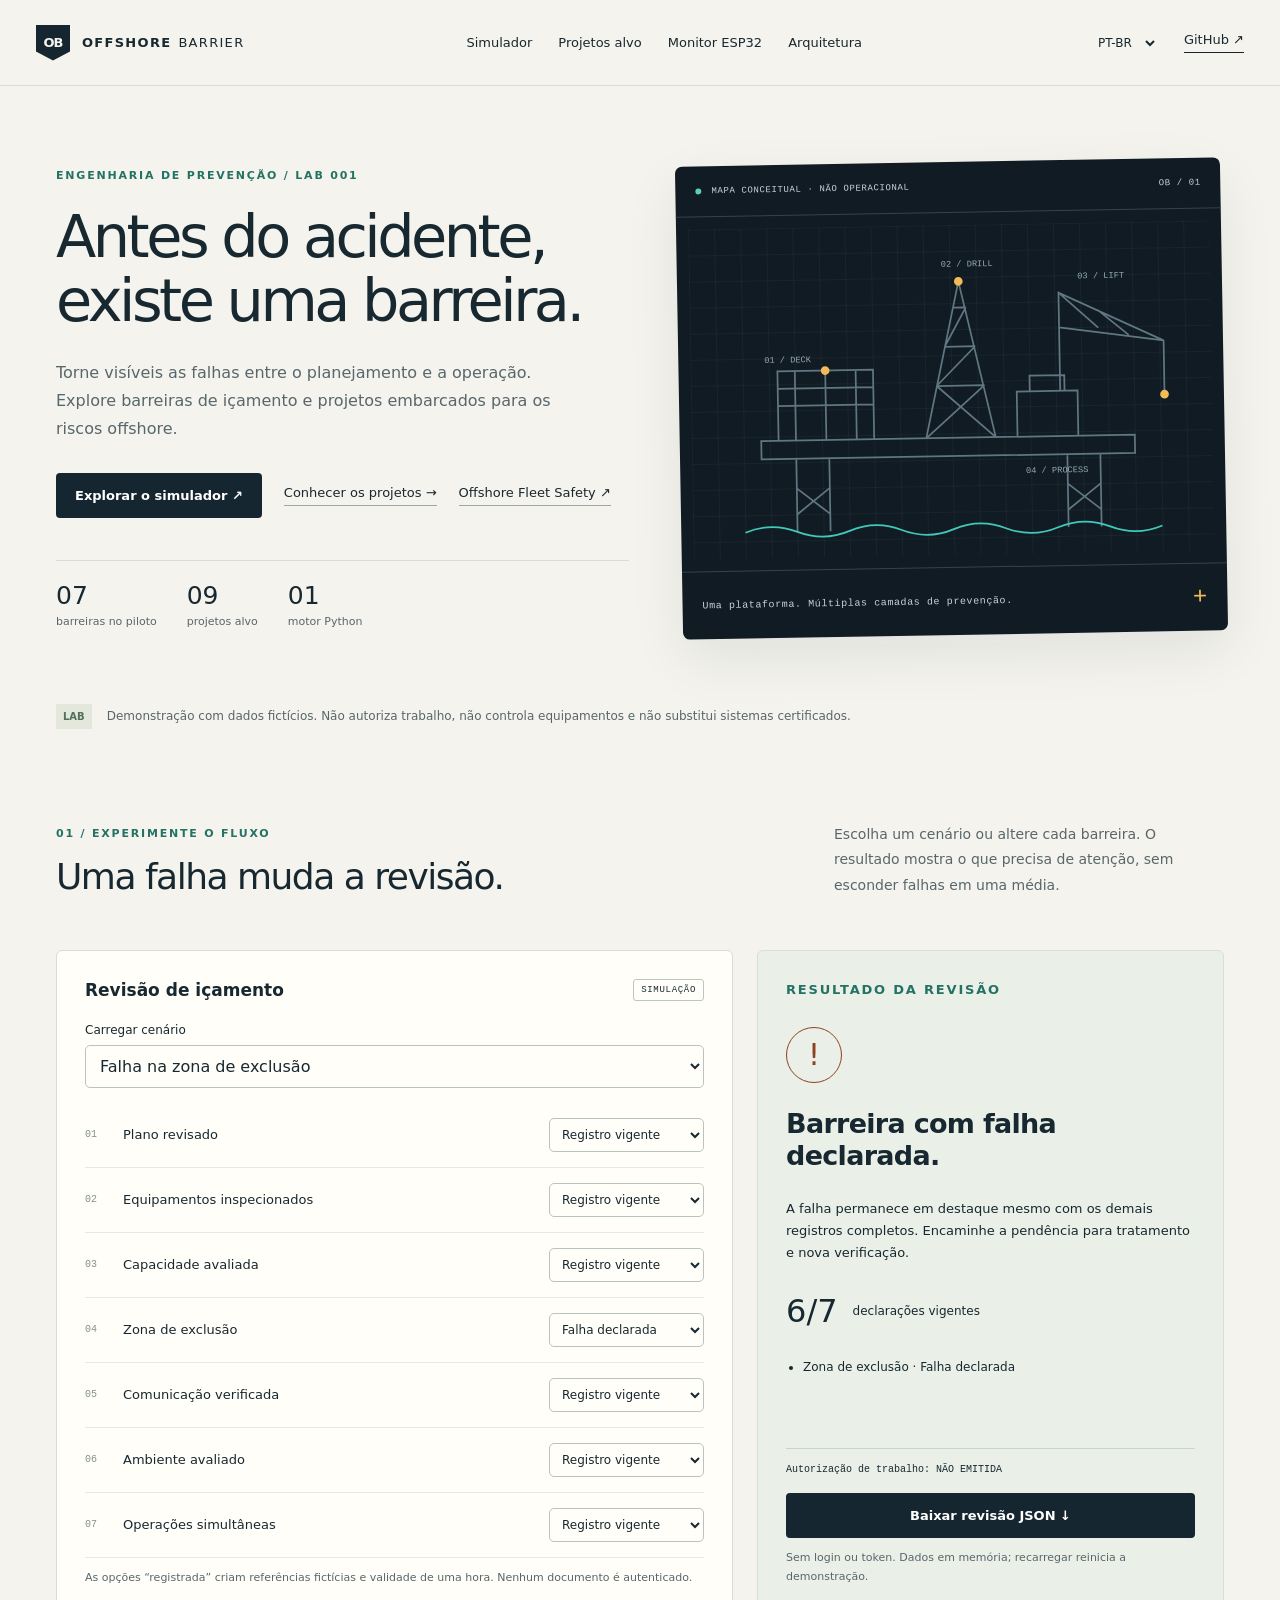
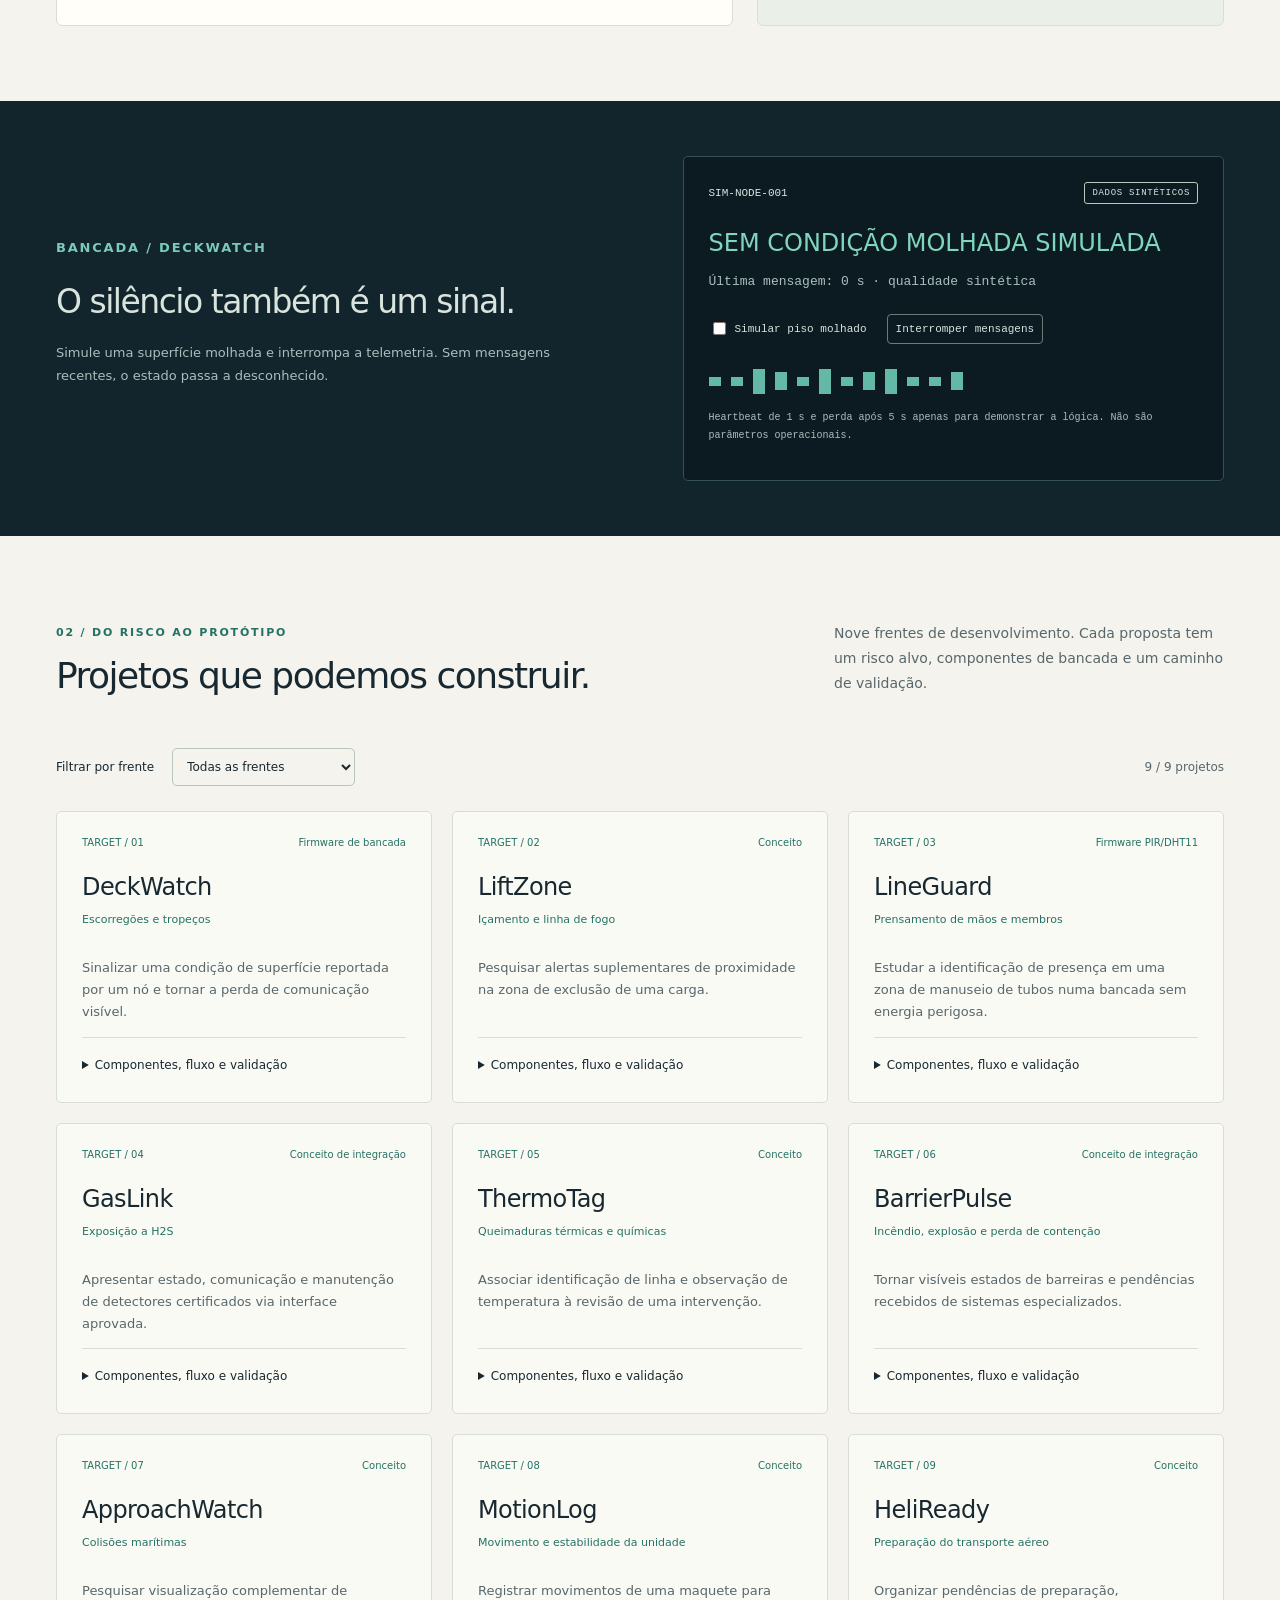
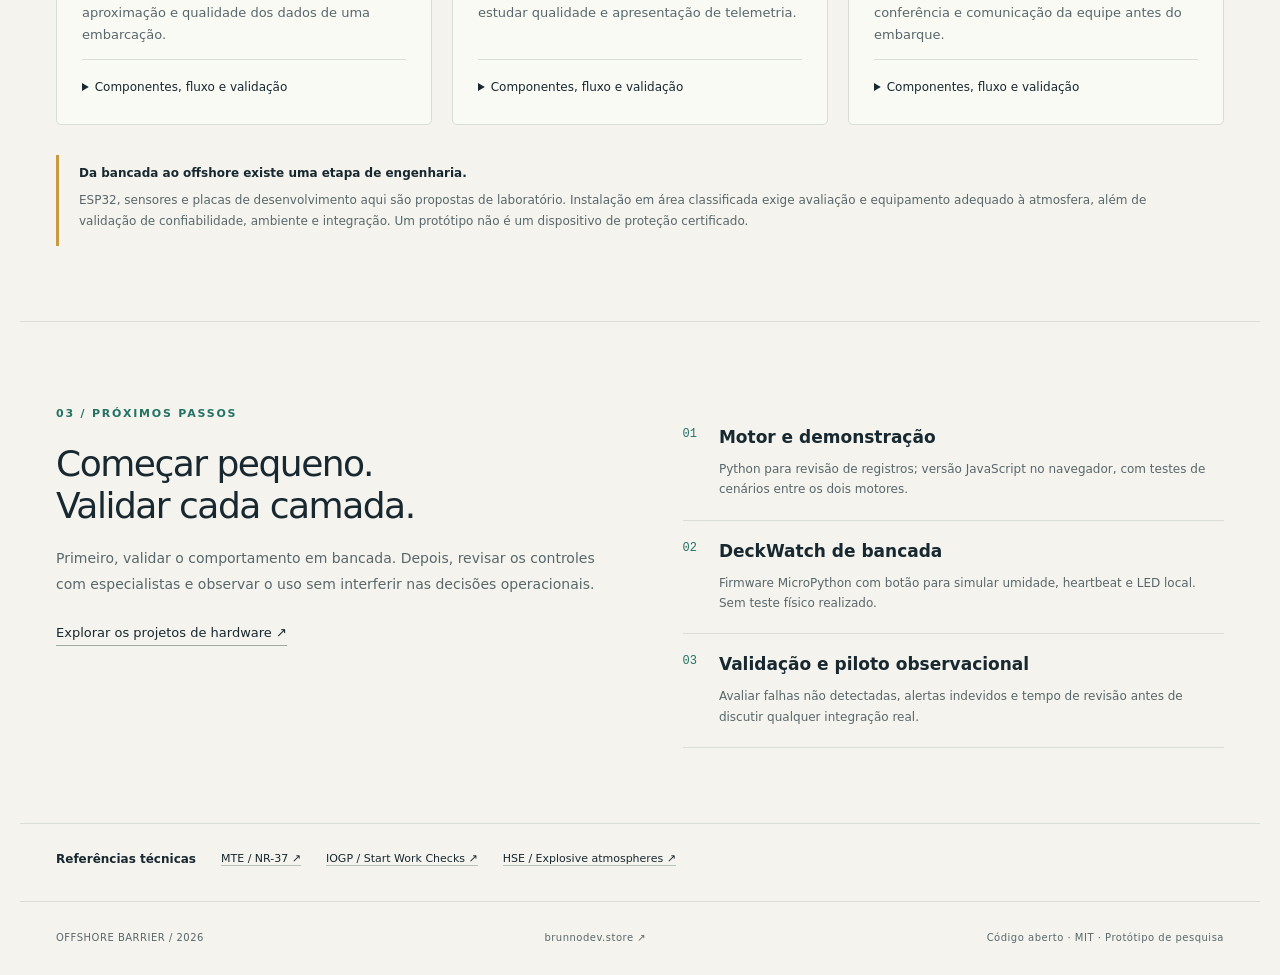
<file: web/index.html>
<!doctype html>
<html lang="pt-BR">
<head>
  <meta charset="utf-8"><meta name="viewport" content="width=device-width,initial-scale=1">
  <meta name="description" content="Offshore Barrier — simulador de barreiras de segurança e projetos embarcados para prevenção offshore.">
  <meta name="theme-color" content="#101b24"><title>Offshore Barrier — Safety engineering lab</title>
  <link rel="icon" href="favicon.svg" type="image/svg+xml"><link rel="stylesheet" href="style.css">
</head>
<body>
<a class="skip" href="#main" data-i="skip">Pular para o conteúdo</a>
<header><a class="brand" href="#"><span class="brand-mark">OB</span>OFFSHORE<span class="thin">BARRIER</span></a><nav><a href="#simulator" data-i="navSim">Simulador</a><a href="#targets" data-i="navTargets">Projetos alvo</a><a href="lineguard/" data-i="lineguard">Monitor ESP32</a><a href="#architecture" data-i="navArch">Arquitetura</a></nav><div class="tools"><label class="sr" for="lang">Language / Idioma</label><select id="lang"><option value="pt">PT-BR</option><option value="en">EN</option></select><a class="repo" href="https://github.com/brunnojob/offshore-barrier" target="_blank" rel="noopener">GitHub ↗</a></div></header>
<main id="main">
<section class="hero wrap"><div class="hero-copy"><p class="eyebrow" data-i="eyebrow">ENGENHARIA DE PREVENÇÃO / LAB 001</p><h1 data-i="headline">Antes do acidente,<br>existe uma barreira.</h1><p class="lede" data-i="intro">Torne visíveis as falhas entre o planejamento e a operação. Explore barreiras de içamento e projetos embarcados para os riscos offshore.</p><div class="actions"><a class="primary" href="#simulator" data-i="try">Explorar o simulador ↗</a><a class="text-link" href="#targets" data-i="explore">Conhecer os projetos →</a><a class="text-link" href="https://brunnojob.github.io/OFS/dashboard" target="_blank" rel="noopener noreferrer">Offshore Fleet Safety ↗</a></div><div class="hero-stats"><div><b>07</b><span data-i="statControls">barreiras no piloto</span></div><div><b>09</b><span data-i="statTargets">projetos alvo</span></div><div><b>01</b><span data-i="statCore">motor Python</span></div></div></div>
<div class="platform"><div class="platform-top"><span class="pulse"></span><span data-i="mapTag">MAPA CONCEITUAL · NÃO OPERACIONAL</span><span>OB / 01</span></div><svg viewBox="0 0 600 380" role="img" aria-labelledby="platform-title"><title id="platform-title">Offshore platform concept</title><defs><pattern id="grid" width="30" height="30" patternUnits="userSpaceOnUse"><path d="M 30 0 L 0 0 0 30" fill="none" stroke="#33434c" stroke-width=".5"/></pattern></defs><rect width="600" height="380" fill="url(#grid)"/><g fill="none" stroke="#607782" stroke-width="2"><path d="M80 245H510V266H80zM120 266V350M158 266V350M432 266V350M470 266V350M120 300L158 330M158 300L120 330M432 300L470 330M470 300L432 330"/><path d="M270 245L310 65L350 245M283 185H338M293 140H328M303 95H318M283 185L328 140M293 140L318 95M270 245L338 185M350 245L283 185"/><path d="M100 245V165H210V245M100 185H210M100 205H210M120 165V245M155 165V245M190 165V245M375 245V193H445V245M390 193V175H430V193"/><path d="M425 193V80L545 137L425 120M425 80L470 121M470 101L505 130M545 137V199"/><path d="M60 350Q90 338 120 350T180 350T240 350T300 350T360 350T420 350T480 350T540 350" stroke="#42c8bb"/></g><g fill="#f2ba58"><circle cx="155" cy="165" r="5"/><circle cx="310" cy="65" r="5"/><circle cx="545" cy="199" r="5"/></g><g fill="#93aab3" font-family="monospace" font-size="10"><text x="85" y="155">01 / DECK</text><text x="290" y="48">02 / DRILL</text><text x="447" y="64">03 / LIFT</text><text x="384" y="287">04 / PROCESS</text></g></svg><div class="platform-bottom"><span data-i="mapText">Uma plataforma. Múltiplas camadas de prevenção.</span><span class="cross">+</span></div></div>
</section>
<div class="notice wrap"><span>LAB</span><p data-i="notice">Demonstração com dados fictícios. Não autoriza trabalho, não controla equipamentos e não substitui sistemas certificados.</p></div>
<section id="simulator" class="wrap section"><div class="section-heading"><div><p class="eyebrow" data-i="simEye">01 / EXPERIMENTE O FLUXO</p><h2 data-i="simTitle">Uma falha muda a revisão.</h2></div><p data-i="simIntro">Escolha um cenário ou altere cada barreira. O resultado mostra o que precisa de atenção, sem esconder falhas em uma média.</p></div><div class="sim-grid"><div class="panel"><div class="panel-head"><h3 data-i="lifting">Revisão de içamento</h3><span class="tag" data-i="simulation">SIMULAÇÃO</span></div><label for="scenario" data-i="scenarioLabel">Carregar cenário</label><select id="scenario"><option value="failure" data-i="optFailure">Falha na zona de exclusão</option><option value="missing" data-i="optMissing">Comunicação sem evidência</option><option value="expired" data-i="optExpired">Verificação ambiental vencida</option><option value="complete" data-i="optComplete">Todos os registros completos</option></select><div id="checks"></div><p class="muted small" data-i="editNote">As opções “registrada” criam referências fictícias e validade de uma hora. Nenhum documento é autenticado.</p></div><aside class="result panel"><p class="eyebrow" data-i="resultLabel">RESULTADO DA REVISÃO</p><span class="result-icon" id="resultIcon">!</span><h3 id="resultTitle" aria-live="polite"></h3><p id="resultText"></p><div class="result-count"><b id="recorded">0/7</b><span data-i="recorded">declarações vigentes</span></div><ul id="issues"></ul><div class="never" data-i="never">Autorização de trabalho: NÃO EMITIDA</div><button id="export" class="primary" data-i="export">Baixar revisão JSON ↓</button><p class="small muted" data-i="privacy">Sem login ou token. Dados em memória; recarregar reinicia a demonstração.</p></aside></div></section>
<section class="telemetry-band"><div class="wrap telemetry"><div><p class="eyebrow" data-i="teleEye">BANCADA / DECKWATCH</p><h2 data-i="teleTitle">O silêncio também é um sinal.</h2><p data-i="teleIntro">Simule uma superfície molhada e interrompa a telemetria. Sem mensagens recentes, o estado passa a desconhecido.</p></div><div class="tele-console"><div class="console-head"><span>SIM-NODE-001</span><span class="tag" data-i="synthetic">DADOS SINTÉTICOS</span></div><strong id="sensorState" aria-live="polite"></strong><p id="sensorAge"></p><div class="controls"><label><input type="checkbox" id="wet"><span data-i="wet">Simular piso molhado</span></label><button id="stream"></button></div><div class="signal"><i></i><i></i><i></i><i></i><i></i><i></i><i></i><i></i><i></i><i></i><i></i><i></i></div><p class="small" data-i="teleLimit">Heartbeat de 1 s e perda após 5 s apenas para demonstrar a lógica. Não são parâmetros operacionais.</p></div></div></section>
<section id="targets" class="wrap section"><div class="section-heading"><div><p class="eyebrow" data-i="targetsEye">02 / DO RISCO AO PROTÓTIPO</p><h2 data-i="targetsTitle">Projetos que podemos construir.</h2></div><p data-i="targetsIntro">Nove frentes de desenvolvimento. Cada proposta tem um risco alvo, componentes de bancada e um caminho de validação.</p></div><div class="filter-row"><label for="filter" data-i="filter">Filtrar por frente</label><select id="filter"><option value="all" data-i="all">Todas as frentes</option><option value="people" data-i="people">Segurança ocupacional</option><option value="process" data-i="process">Segurança de processo</option><option value="logistics" data-i="logistics">Logística e transporte</option></select><span id="projectCount"></span></div><div class="projects" id="projects"></div><div class="hardware-note"><b data-i="hardwareTitle">Da bancada ao offshore existe uma etapa de engenharia.</b><p data-i="hardwareNote">ESP32, sensores e placas de desenvolvimento aqui são propostas de laboratório. Instalação em área classificada exige avaliação e equipamento adequado à atmosfera, além de validação de confiabilidade, ambiente e integração. Um protótipo não é um dispositivo de proteção certificado.</p></div></section>
<section id="architecture" class="wrap section architecture"><div><p class="eyebrow" data-i="archEye">03 / PRÓXIMOS PASSOS</p><h2 data-i="archTitle">Começar pequeno.<br>Validar cada camada.</h2><p data-i="archText">Primeiro, validar o comportamento em bancada. Depois, revisar os controles com especialistas e observar o uso sem interferir nas decisões operacionais.</p><a href="https://github.com/brunnojob/offshore-barrier/tree/main/hardware" class="text-link" data-i="hardwareLink">Explorar os projetos de hardware ↗</a></div><ol><li><span>01</span><div><h3 data-i="step1">Motor e demonstração</h3><p data-i="step1Text">Python para revisão de registros; versão JavaScript no navegador, com testes de cenários entre os dois motores.</p></div></li><li><span>02</span><div><h3 data-i="step2">DeckWatch de bancada</h3><p data-i="step2Text">Firmware MicroPython com botão para simular umidade, heartbeat e LED local. Sem teste físico realizado.</p></div></li><li><span>03</span><div><h3 data-i="step3">Validação e piloto observacional</h3><p data-i="step3Text">Avaliar falhas não detectadas, alertas indevidos e tempo de revisão antes de discutir qualquer integração real.</p></div></li></ol></section>
<section class="wrap sources"><h3 data-i="sources">Referências técnicas</h3><a href="https://www.gov.br/trabalho-e-emprego/pt-br/assuntos/inspecao-do-trabalho/seguranca-e-saude-no-trabalho/ctpp-nrs/norma-regulamentadora-no-37-nr-37">MTE / NR-37 ↗</a><a href="https://www.iogp.org/bookstore/product/life-saving-rules-start-work-checks/">IOGP / Start Work Checks ↗</a><a href="https://www.hse.gov.uk/electricity/explosive.htm">HSE / Explosive atmospheres ↗</a></section>
</main><footer class="wrap"><span>OFFSHORE BARRIER / 2026</span><a href="https://brunnodev.store">brunnodev.store ↗</a><span data-i="footer">Código aberto · MIT · Protótipo de pesquisa</span></footer>
<script type="module" src="app.mjs"></script></body></html>
</file>
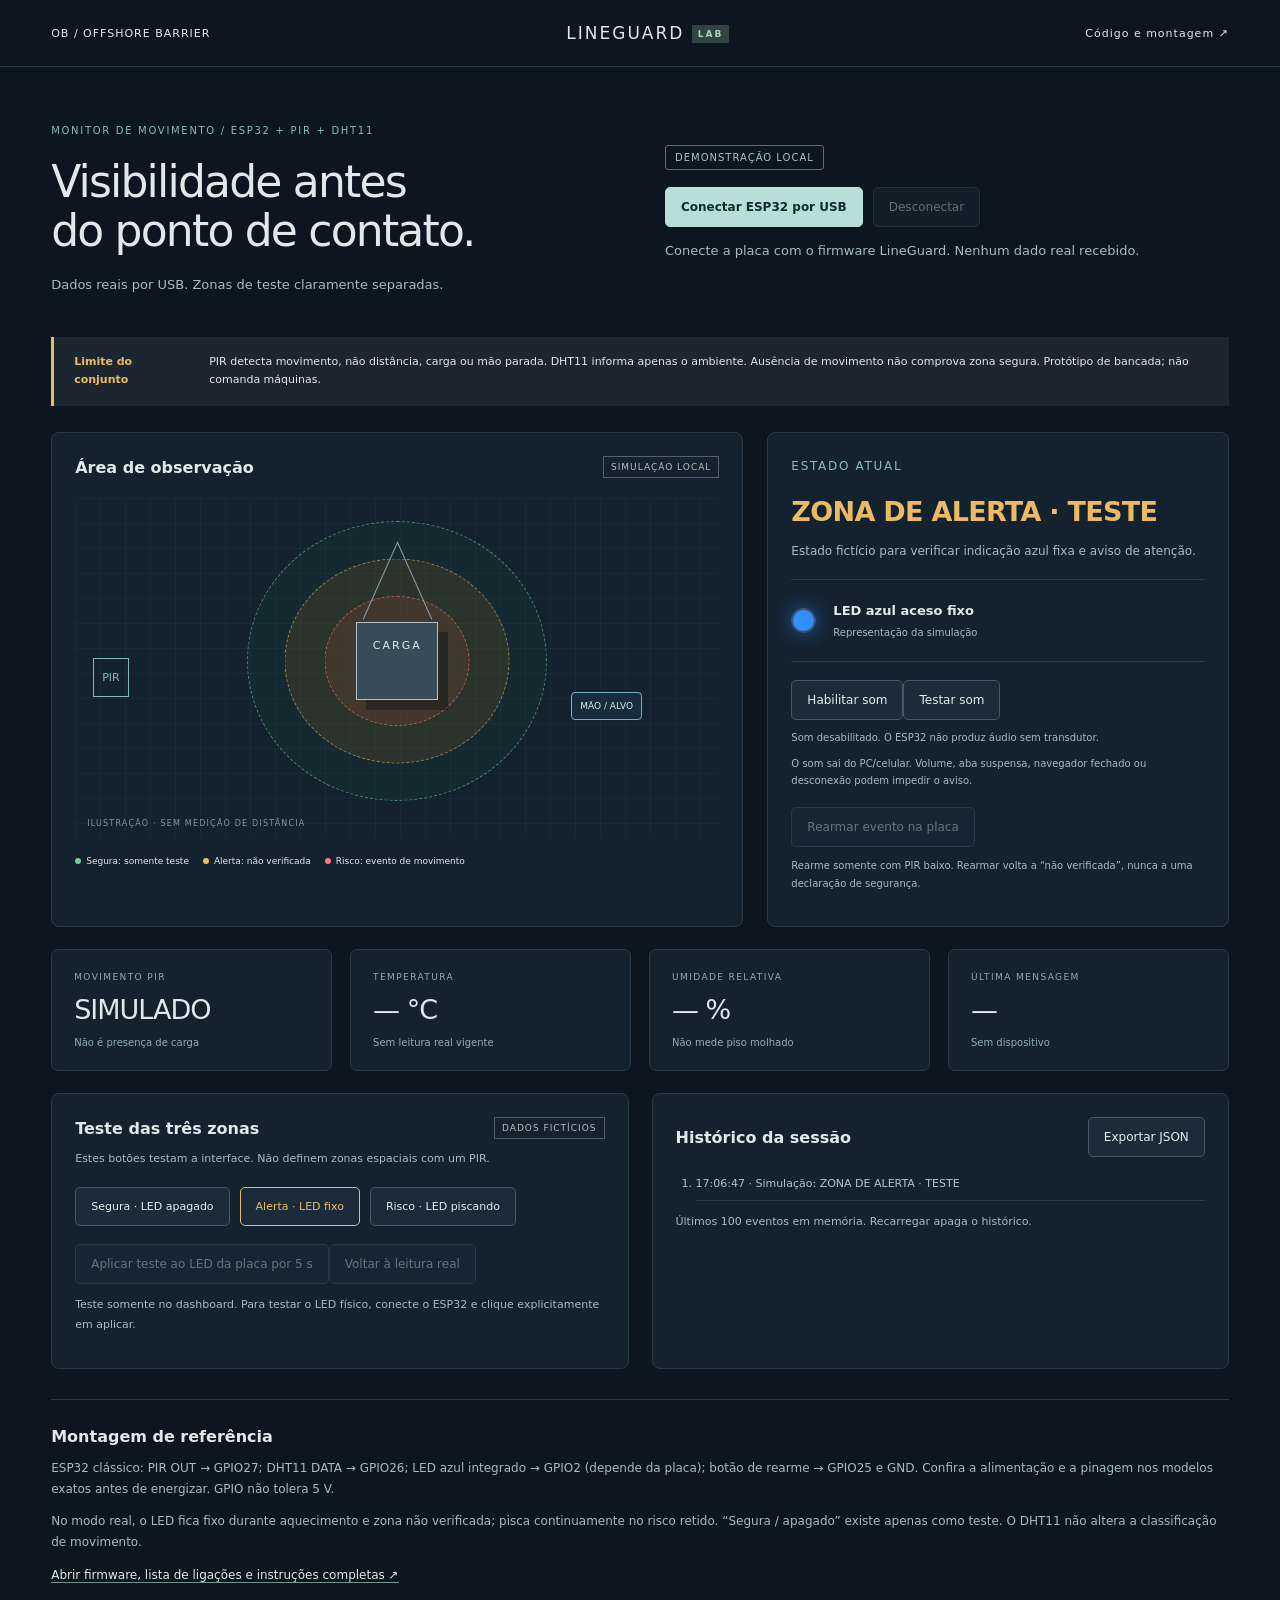
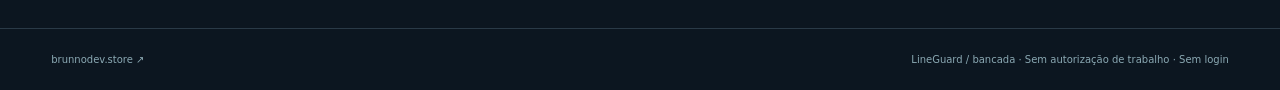
<file: web/lineguard/index.html>
<!doctype html><html lang="pt-BR"><head><meta charset="utf-8"><meta name="viewport" content="width=device-width,initial-scale=1"><title>LineGuard — Monitor de bancada</title><meta name="theme-color" content="#0c1620"><link rel="icon" href="../favicon.svg"><link rel="stylesheet" href="dashboard.css"></head><body>
<header><a href="../">OB / OFFSHORE BARRIER</a><span>LINEGUARD <b>LAB</b></span><a href="https://github.com/brunnojob/offshore-barrier/tree/main/hardware/lineguard">Código e montagem ↗</a></header>
<main><div class="heading"><div><p class="eyebrow">MONITOR DE MOVIMENTO / ESP32 + PIR + DHT11</p><h1>Visibilidade antes<br>do ponto de contato.</h1><p>Dados reais por USB. Zonas de teste claramente separadas.</p></div><div class="connection"><span id="connection">DEMONSTRAÇÃO LOCAL</span><div><button id="connect" class="primary">Conectar ESP32 por USB</button><button id="disconnect" disabled>Desconectar</button></div><p id="message" role="status">Conecte a placa com o firmware LineGuard. Nenhum dado real recebido.</p></div></div>
<div class="scope"><b>Limite do conjunto</b><span>PIR detecta movimento, não distância, carga ou mão parada. DHT11 informa apenas o ambiente. Ausência de movimento não comprova zona segura. Protótipo de bancada; não comanda máquinas.</span></div>
<section class="workspace"><div class="zone-view"><div class="card-head"><h2>Área de observação</h2><span id="mode">SIMULAÇÃO</span></div><div class="scene" id="scene"><div class="ring outer"></div><div class="ring middle"></div><div class="ring inner"></div><div class="load"><span>CARGA</span><i></i></div><div class="hand">MÃO / ALVO</div><div class="sensor">PIR</div><div class="beam"></div><span class="scene-note">ILUSTRAÇÃO · SEM MEDIÇÃO DE DISTÂNCIA</span></div><div class="legend"><span><i class="dot safe"></i>Segura: somente teste</span><span><i class="dot alert"></i>Alerta: não verificada</span><span><i class="dot risk"></i>Risco: evento de movimento</span></div></div>
<aside class="status-card" id="statusCard"><p class="eyebrow">ESTADO ATUAL</p><h2 id="state" aria-live="polite">ZONA DE ALERTA · TESTE</h2><p id="explanation"></p><div class="led-row"><span id="led" class="led"></span><div><b id="ledText">LED azul fixo</b><p id="ledSource">Representação da simulação</p></div></div><div class="audio"><button id="sound">Habilitar som</button><button id="testSound">Testar som</button><p id="audioState">Som desabilitado. O ESP32 não produz áudio sem transdutor.</p><p>O som sai do PC/celular. Volume, aba suspensa, navegador fechado ou desconexão podem impedir o aviso.</p></div><button id="reset" disabled>Rearmar evento na placa</button><p class="small">Rearme somente com PIR baixo. Rearmar volta a “não verificada”, nunca a uma declaração de segurança.</p></aside></section>
<section class="metrics"><article><span>MOVIMENTO PIR</span><strong id="pir">SIMULADO</strong><small>Não é presença de carga</small></article><article><span>TEMPERATURA</span><strong id="temp">— °C</strong><small id="tempStatus">Sem leitura real</small></article><article><span>UMIDADE RELATIVA</span><strong id="humidity">— %</strong><small id="humidityStatus">Não mede piso molhado</small></article><article><span>ÚLTIMA MENSAGEM</span><strong id="age">—</strong><small id="identity">Sem dispositivo</small></article></section>
<section class="lower"><div class="panel"><div class="card-head"><h2>Teste das três zonas</h2><span>DADOS FICTÍCIOS</span></div><p>Estes botões testam a interface. Não definem zonas espaciais com um PIR.</p><div class="zone-buttons"><button data-zone="safe">Segura · LED apagado</button><button data-zone="alert">Alerta · LED fixo</button><button data-zone="risk">Risco · LED piscando</button></div><button id="ledTest" disabled>Aplicar teste ao LED da placa por 5 s</button><button id="live" disabled>Voltar à leitura real</button><p id="testNotice" class="small">Teste no dashboard. Para testar o LED físico, conecte o ESP32 e clique explicitamente em aplicar.</p></div><div class="panel"><div class="card-head"><h2>Histórico da sessão</h2><button id="export">Exportar JSON</button></div><ol id="events"></ol><p class="small">Últimos 100 eventos em memória. Recarregar apaga o histórico.</p></div></section>
<section class="setup"><h2>Montagem de referência</h2><p>ESP32 clássico: PIR OUT → GPIO27; DHT11 DATA → GPIO26; LED azul integrado → GPIO2 (depende da placa); botão de rearme → GPIO25 e GND. Confira a alimentação e a pinagem nos modelos exatos antes de energizar. GPIO não tolera 5 V.</p><p>No modo real, o LED fica fixo durante aquecimento e zona não verificada; pisca continuamente no risco retido. “Segura / apagado” existe apenas como teste. O DHT11 não altera a classificação de movimento.</p><a href="https://github.com/brunnojob/offshore-barrier/tree/main/hardware/lineguard">Abrir firmware, lista de ligações e instruções completas ↗</a></section>
</main><footer><a href="https://brunnodev.store">brunnodev.store ↗</a><span>LineGuard / bancada · Sem autorização de trabalho · Sem login</span></footer><script type="module" src="dashboard.mjs"></script></body></html>
</file>
<file: web/style.css>
:root{font-family:Inter,ui-sans-serif,system-ui,-apple-system,BlinkMacSystemFont,"Segoe UI",sans-serif;color:#182830;background:#f4f3ed;font-synthesis:none;--ink:#152630;--muted:#58676b;--green:#247264;--line:#d8ddd7;--amber:#f2ba58}*{box-sizing:border-box}html{scroll-behavior:smooth;scroll-padding-top:90px}body{margin:0}a{color:inherit;text-decoration:none}button,select,input{font:inherit}button,a,select{touch-action:manipulation}button,select{cursor:pointer}button:focus-visible,a:focus-visible,select:focus-visible,input:focus-visible{outline:3px solid #d88e22;outline-offset:4px}.wrap{max-width:1240px;padding-left:36px;padding-right:36px;margin:auto}header{min-height:86px;display:flex;align-items:center;justify-content:space-between;gap:24px;padding:18px 36px;border-bottom:1px solid var(--line);max-width:1440px;margin:auto}.brand{display:flex;align-items:center;gap:7px;letter-spacing:1.3px;font-size:13px;font-weight:800}.brand-mark{background:var(--ink);color:#f4f3ed;display:grid;place-items:center;width:34px;height:36px;letter-spacing:-1px;margin-right:5px;clip-path:polygon(0 0,100% 0,100% 75%,50% 100%,0 75%)}.thin{font-weight:400}nav,.tools{display:flex;align-items:center;gap:26px}nav a,.tools a{font-size:13px}select{background:transparent;border:1px solid #b9c4bc;padding:10px;border-radius:5px;color:inherit}.tools select{border:0;font-size:12px}.repo{border-bottom:1px solid var(--ink);padding-bottom:5px}.hero{display:grid;grid-template-columns:1.05fr 1fr;gap:50px;align-items:center;padding-top:76px;padding-bottom:60px}.eyebrow{font-size:11px;font-weight:650;letter-spacing:1.8px;margin:0 0 23px;color:var(--green)}h1{font-weight:500;letter-spacing:-3.5px;font-size:clamp(40px,4.6vw,65px);line-height:1.08;margin:0 0 27px}h2{font-size:36px;letter-spacing:-1.5px;font-weight:500;line-height:1.16;margin:0 0 20px}h3{font-size:17px;font-weight:600;margin:0 0 12px}.lede{font-size:16px;line-height:1.75;color:var(--muted);max-width:500px}.actions{display:flex;align-items:center;gap:22px;margin:30px 0 42px}.primary{background:var(--ink);color:#fff;border:0;border-radius:4px;display:inline-block;padding:15px 19px;font-size:13px;font-weight:550}.primary:hover{background:#285346}.text-link{font-size:13px;border-bottom:1px solid #9caaa3;padding-bottom:5px}.hero-stats{display:flex;gap:30px;border-top:1px solid var(--line);padding-top:20px}.hero-stats div{display:flex;flex-direction:column;gap:5px}.hero-stats b{font-size:25px;font-weight:500}.hero-stats span{font-size:11px;color:var(--muted)}.platform{background:#101b24;color:#c4d5d7;border-radius:7px;box-shadow:0 20px 55px #10263014;transform:rotate(-1deg)}.platform svg{width:100%;height:auto;display:block;padding:12px}.platform-top,.platform-bottom{font-size:9px;font-family:monospace;letter-spacing:.6px;display:flex;align-items:center;gap:10px;padding:20px;border-bottom:1px solid #33434c}.platform-top span:last-child{margin-left:auto}.platform-bottom{border-bottom:0;border-top:1px solid #33434c;justify-content:space-between;font-size:10px}.pulse{width:6px;height:6px;background:#5bceb6;border-radius:50%}.cross{font-size:24px;color:#f2ba58}.notice{display:flex;align-items:center;gap:15px}.notice>span{background:#e4e7db;color:#52705d;padding:7px;font-size:10px;font-weight:700}.notice p{font-size:12px;color:var(--muted);line-height:1.5}.section{padding-top:85px;padding-bottom:75px}.section-heading{display:flex;align-items:flex-end;justify-content:space-between;gap:45px;margin-bottom:32px}.section-heading>p{max-width:390px;font-size:14px;line-height:1.8;color:var(--muted);margin:0 0 20px}.section-heading .eyebrow{margin-bottom:16px}.sim-grid{display:grid;grid-template-columns:1.45fr 1fr;gap:24px}.panel{background:#fffef9;border:1px solid var(--line);padding:28px;border-radius:6px}.panel-head{display:flex;align-items:center;justify-content:space-between;gap:10px;margin-bottom:22px}.panel-head h3{margin:0}.tag{border:1px solid #bac9be;padding:5px 7px;border-radius:3px;font-family:monospace;font-size:9px;letter-spacing:.7px}.panel>label{font-size:12px;display:block;margin-bottom:8px}.panel>select{width:100%;margin-bottom:15px}.check{display:flex;gap:18px;align-items:center;padding:15px 0;border-bottom:1px solid #e7e9e3}.check span{flex:1;font-size:13px;line-height:1.5}.check select{width:155px;font-size:12px;padding:8px}.check .num{flex:0 0 20px;color:#829189;font-family:monospace;font-size:10px}.muted{color:var(--muted)}.small{font-size:11px;line-height:1.6}.result{background:#eaf0e8;display:flex;flex-direction:column;align-items:flex-start}.result .eyebrow{margin-bottom:26px}.result-icon{font-size:30px;border:1px solid currentColor;width:56px;height:56px;border-radius:50%;display:grid;place-items:center;margin-bottom:25px;color:#8e421d}.result h3{font-size:27px;letter-spacing:-.7px;line-height:1.2}.result p{font-size:13px;line-height:1.7}.result-count{display:flex;align-items:center;gap:15px;margin:15px 0}.result-count b{font-size:32px;font-weight:500}.result-count span{font-size:12px}.result ul{padding-left:17px;font-size:12px;line-height:1.8;min-height:32px}.result li{margin-bottom:6px}.never{font-size:10px;font-family:monospace;padding-top:15px;border-top:1px solid #c8d5c7;width:100%;margin-top:auto;margin-bottom:18px}.result .primary{width:100%}.result .small{font-size:11px}.telemetry-band{background:#13252c;color:#d9e4df}.telemetry{display:grid;grid-template-columns:1fr 1fr;gap:85px;padding-top:55px;padding-bottom:55px;align-items:center}.telemetry .eyebrow{color:#7bc9b8}.telemetry h2{font-size:33px}.telemetry p{font-size:13px;line-height:1.8;color:#a9bfbd}.tele-console{background:#0c1b21;border:1px solid #355056;border-radius:5px;padding:25px;font-family:monospace}.console-head{display:flex;justify-content:space-between;font-size:11px;align-items:center;margin-bottom:25px}.tele-console strong{font-family:system-ui;font-weight:500;font-size:24px;color:#80d5bd}.tele-console .controls{display:flex;flex-wrap:wrap;gap:20px;align-items:center;margin:20px 0;font-size:11px}.controls label{display:flex;align-items:center;gap:6px}.controls button{background:transparent;border:1px solid #697c78;color:#d5e5e0;border-radius:4px;padding:8px}.signal{display:flex;align-items:center;height:35px;gap:10px;overflow:hidden}.signal i{width:12px;height:9px;background:#64b9a6}.signal i:nth-child(3n){height:25px}.signal i:nth-child(4n){height:18px}.signal.live i{animation:wave 1.8s infinite alternate}.signal i:nth-child(even){animation-delay:.6s}.tele-console .small{font-size:10px}.filter-row{display:flex;gap:18px;align-items:center;margin-bottom:25px;font-size:12px}.filter-row select{font-size:12px}.filter-row>span{margin-left:auto;color:var(--muted)}.projects{display:grid;grid-template-columns:repeat(3,1fr);gap:20px}.project{border:1px solid var(--line);background:#fafaf5;padding:25px;border-radius:5px;display:flex;flex-direction:column}.project-top{display:flex;justify-content:space-between;align-items:center;font-size:10px;margin-bottom:25px;color:var(--green)}.project h3{font-size:24px;letter-spacing:-.6px;font-weight:500}.project .purpose{font-size:13px;line-height:1.7;color:var(--muted);min-height:65px}.project .risk{font-size:11px;color:var(--green);margin:0 0 18px}.project details{border-top:1px solid var(--line);padding-top:15px;margin-top:auto}.project summary{font-size:12px;cursor:pointer;padding:5px 0}.project dl{font-size:11px;line-height:1.8;margin-bottom:0}.project dt{font-weight:700;margin-top:12px}.project dd{margin:4px 0;color:var(--muted)}.hardware-note{border-left:3px solid #c99a42;margin-top:30px;padding:8px 20px;font-size:12px;line-height:1.8}.hardware-note p{color:var(--muted);margin:5px 0}.architecture{border-top:1px solid var(--line);display:grid;grid-template-columns:1fr 1fr;gap:85px}.architecture>div>p:not(.eyebrow){color:var(--muted);font-size:14px;line-height:1.8;margin-bottom:25px}.architecture ol{list-style:none;padding:0;margin:0}.architecture li{display:flex;gap:22px;padding:20px 0;border-bottom:1px solid var(--line)}.architecture li>span{font-family:monospace;color:var(--green);font-size:12px}.architecture li p{font-size:12px;line-height:1.7;color:var(--muted);margin:0}.sources{border-top:1px solid var(--line);padding-top:28px;padding-bottom:35px;display:flex;gap:25px;flex-wrap:wrap;align-items:center}.sources h3{font-size:12px;margin:0}.sources a{font-size:11px;border-bottom:1px solid #b6c3b9}footer{padding-top:30px;padding-bottom:30px;border-top:1px solid var(--line);display:flex;justify-content:space-between;gap:20px;font-size:10px;letter-spacing:.5px;color:var(--muted)}.skip{position:absolute;left:10px;top:-100px;background:#fff;padding:15px;z-index:9}.skip:focus{top:5px}.sr{position:absolute;width:1px;height:1px;overflow:hidden;clip:rect(0,0,0,0)}@keyframes wave{to{height:4px;opacity:.6}}@media(max-width:1000px){header nav{display:none}.hero{gap:30px}.actions{align-items:flex-start;flex-direction:column}.projects{grid-template-columns:repeat(2,1fr)}.telemetry,.architecture{gap:40px}h1{letter-spacing:-2px}}@media(max-width:700px){.wrap{padding-left:22px;padding-right:22px}header{padding:17px 20px;gap:8px}.brand{font-size:10px;gap:3px;letter-spacing:.7px}.brand-mark{width:25px;height:29px}.tools{gap:10px}.tools a{font-size:11px}.hero{grid-template-columns:1fr;padding-top:42px;padding-bottom:25px}.hero h1{font-size:46px}.hero .actions{flex-direction:row;align-items:center;gap:15px}.primary{padding:13px;font-size:12px}.text-link{font-size:11px}.platform{transform:none}.hero-stats{gap:27px}.section{padding-top:55px;padding-bottom:45px}.section-heading{display:block}.section-heading>p{max-width:none}.sim-grid,.telemetry,.architecture{grid-template-columns:1fr}.panel{padding:20px}.projects{grid-template-columns:1fr}.project .purpose{min-height:0}.filter-row{gap:10px;flex-wrap:wrap}.filter-row>span{margin-left:0}.telemetry{gap:25px;padding-top:40px;padding-bottom:40px}.telemetry h2,h2{font-size:30px}.check{gap:10px}.check select{width:128px;font-size:11px}.check span{font-size:12px}.check .num{flex-basis:15px}.notice{align-items:flex-start}.notice>span{margin-top:13px}footer{flex-direction:column;gap:14px}.sources{gap:17px}.result ul{min-height:0}}@media(prefers-reduced-motion:reduce){html{scroll-behavior:auto}.signal.live i{animation:none}}
</file>
<file: web/lineguard/dashboard.css>
:root{font-family:Inter,system-ui,sans-serif;background:#0c1620;color:#dfe8eb;--line:#2a3a47;--blue:#53a5ff;--amber:#edba64;--red:#fb7e70}*{box-sizing:border-box}body{margin:0}a{color:inherit;text-decoration:none}button{font:inherit;font-size:12px;border:1px solid #455969;background:#1b2b39;color:#e4ecef;padding:12px 15px;border-radius:5px;cursor:pointer}button:hover:not(:disabled){border-color:#8dbcc7}button:disabled{opacity:.4;cursor:not-allowed}button:focus-visible,a:focus-visible{outline:3px solid #f2c66d;outline-offset:4px}.primary{background:#b7dfd8;color:#102b2f;border-color:#b7dfd8;font-weight:650}header{padding:23px 4%;border-bottom:1px solid var(--line);display:flex;justify-content:space-between;align-items:center;gap:20px;font-size:11px;letter-spacing:1px}header>span{font-size:17px;letter-spacing:2px}header b{font-size:9px;background:#314441;color:#a7d3c0;padding:4px 6px;vertical-align:middle}main{max-width:1400px;margin:auto;padding:45px 4%}.heading{display:grid;grid-template-columns:1fr 1fr;gap:50px;align-items:center;margin-bottom:28px}.eyebrow{font-size:10px;letter-spacing:1.7px;color:#8bbcb6}h1{font-size:44px;font-weight:500;line-height:1.12;letter-spacing:-1.8px;margin:18px 0}h2{font-size:16px;font-weight:550;margin:0}p{font-size:13px;line-height:1.7;color:#a6bac6}.connection>span{display:inline-block;border:1px solid #55717e;border-radius:3px;color:#a8c1cc;font-size:10px;padding:6px 9px;letter-spacing:1px;margin-bottom:17px}.connection>div{display:flex;gap:10px;flex-wrap:wrap}.scope{border-left:3px solid var(--amber);background:#1c2630;display:flex;gap:20px;padding:16px 20px;font-size:11px;line-height:1.7;margin-bottom:26px}.scope b{color:var(--amber);min-width:115px}.workspace{display:grid;grid-template-columns:1.5fr 1fr;gap:24px}.zone-view,.status-card,.panel{background:#14222f;border:1px solid var(--line);border-radius:8px;padding:23px}.card-head{display:flex;align-items:center;justify-content:space-between;gap:10px}.card-head>span{font-size:9px;letter-spacing:1px;color:#b6bfc0;border:1px solid #536069;padding:5px 7px}.scene{position:relative;height:340px;overflow:hidden;background:linear-gradient(#25374655 1px,transparent 1px),linear-gradient(90deg,#25374655 1px,transparent 1px);background-size:25px 25px;margin:20px 0 15px;border-radius:4px}.ring{position:absolute;left:50%;top:48%;transform:translate(-50%,-50%);border:1px dashed;border-radius:50%}.outer{width:300px;height:280px;border-color:#4d8977;background:#245d4222}.middle{width:225px;height:205px;border-color:#9a8150;background:#b27d1622}.inner{width:145px;height:130px;border-color:#b3605c;background:#d74e3122}.load{position:absolute;left:50%;top:48%;transform:translate(-50%,-50%);width:82px;height:78px;background:#384b58;border:1px solid #b3c1c8;display:grid;place-items:center;font-size:11px;letter-spacing:2px;box-shadow:10px 10px 0 #080f1666}.load:before,.load:after{content:'';position:absolute;top:-85px;height:85px;border-left:1px solid #8b9da8;transform:rotate(24deg);left:23px}.load:after{transform:rotate(-24deg);left:57px}.hand{position:absolute;right:12%;top:57%;font-size:9px;padding:8px;background:#172c3c;border:1px solid #78afc7;border-radius:4px;transition:right .3s}.sensor{position:absolute;left:18px;top:47%;padding:12px 8px;border:1px solid #80bcb6;font-size:11px;color:#80bcb6}.scene-note{position:absolute;bottom:10px;left:12px;font-size:8px;letter-spacing:1.2px;color:#7d98a9}.legend{display:flex;flex-wrap:wrap;gap:14px;font-size:9px;line-height:1.8}.dot{display:inline-block;width:6px;height:6px;border-radius:50%;margin-right:5px}.safe{background:#75c99a}.alert{background:var(--amber)}.risk{background:var(--red)}.status-card h2{font-size:27px;letter-spacing:-.7px;line-height:1.2;margin:20px 0 12px;color:var(--amber)}.status-card>.eyebrow{margin:0}.status-card>p{font-size:12px}.led-row{display:flex;gap:17px;align-items:center;padding:20px 0;border-top:1px solid var(--line);border-bottom:1px solid var(--line);margin-top:18px}.led-row b{font-size:13px}.led-row p{margin:5px 0 0;font-size:10px}.led{width:25px;height:25px;border-radius:50%;border:2px solid #345573;flex-shrink:0}.led.on,.led.blink{background:#318ffe;box-shadow:0 0 20px #328fff88}.led.blink{animation:ledflash .25s step-end infinite}.audio{padding:18px 0}.audio p{font-size:10px;margin:9px 0 0}.status-card>.small,.small{font-size:10px;line-height:1.8}.metrics{display:grid;grid-template-columns:repeat(4,1fr);gap:18px;margin:22px 0}.metrics article{padding:22px;background:#14222f;border:1px solid var(--line);border-radius:7px;display:flex;flex-direction:column;gap:12px}.metrics span{font-size:9px;letter-spacing:1.4px;color:#90a9b8}.metrics strong{font-weight:500;font-size:27px;letter-spacing:-1px}.metrics small{font-size:10px;color:#94acb8;overflow-wrap:anywhere}.lower{display:grid;grid-template-columns:1fr 1fr;gap:23px}.panel p{font-size:11px}.zone-buttons{display:flex;gap:10px;flex-wrap:wrap;margin:18px 0}.zone-buttons button{font-size:11px}.zone-buttons button.active{border-color:var(--amber);color:var(--amber)}#events{padding-left:20px;max-height:210px;overflow:auto;font-size:11px;line-height:1.8;color:#b1c4cb}#events li{padding:6px 0;border-bottom:1px solid #273a46}.setup{margin-top:30px;border-top:1px solid var(--line);padding-top:27px}.setup p{font-size:12px}.setup a{font-size:12px;border-bottom:1px solid #75928f}footer{max-width:1400px;margin:auto;border-top:1px solid var(--line);padding:25px 4%;display:flex;justify-content:space-between;gap:20px;font-size:10px;color:#8ba9b3}.is-risk .hand{right:40%;border-color:var(--red)}.is-safe .hand{right:3%}body[data-state=risk] .status-card{border-color:#9d544c}body[data-state=risk] .status-card h2{color:var(--red)}body[data-state=safe] .status-card h2{color:#75c99a}@keyframes ledflash{50%{background:#14222f;box-shadow:none}}@media(max-width:900px){.workspace{grid-template-columns:1fr}.heading{gap:25px}h1{font-size:37px}.metrics{grid-template-columns:repeat(2,1fr)}.status-card{padding:23px}.lower{grid-template-columns:1fr}}@media(max-width:600px){header{flex-wrap:wrap;padding:17px 5%;gap:13px}header>a:last-child{font-size:9px}header>span{font-size:14px}.heading{grid-template-columns:1fr;gap:20px}main{padding-top:30px}h1{font-size:38px}.scope{display:block}.scope b{display:block;margin-bottom:5px}.zone-view,.panel{padding:17px}.scene{height:300px}.outer{width:250px;height:235px}.middle{width:195px;height:175px}.inner{width:130px;height:115px}.metrics{gap:10px}.metrics article{padding:15px}.metrics strong{font-size:22px}.metrics span{font-size:8px}footer{flex-direction:column}.card-head h2{font-size:14px}}@media(prefers-reduced-motion:reduce){.led.blink{animation:none;background:#318ffe;outline:3px dashed #9dcfff}.hand{transition:none}}
</file>
